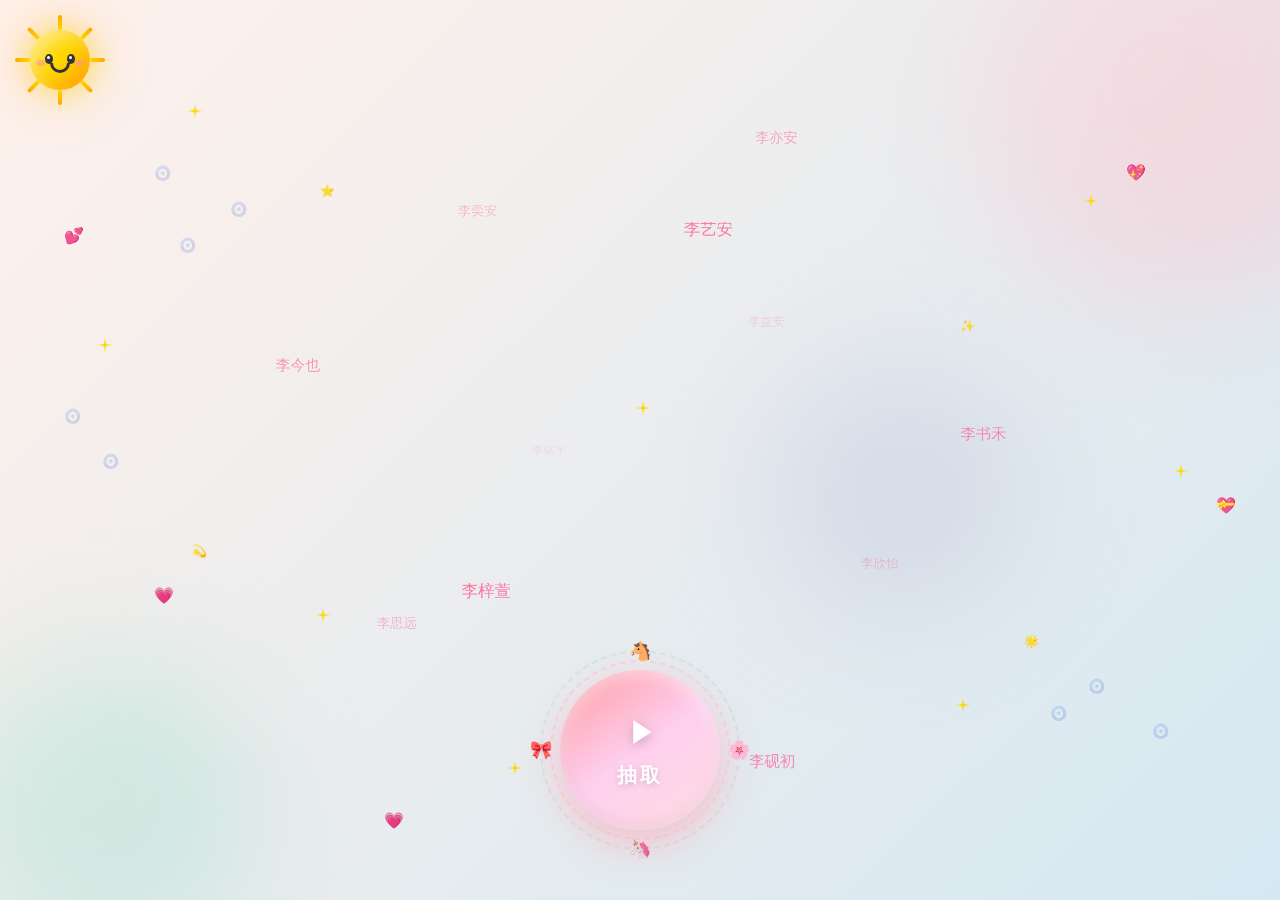
<file: index.html>
<!DOCTYPE html>
<html>
<head>
    <meta charset="UTF-8">
    <meta name="viewport" content="width=device-width, initial-scale=1.0, maximum-scale=1.0, minimum-scale=1.0, user-scalable=0"/>
    <title>取名</title>
    <link rel="stylesheet" type="text/css" href="css/reset.css">
    <link rel="stylesheet" type="text/css" href="css/wall.css">
    <style type="text/css">
        * {
            margin: 0;
            padding: 0;
            box-sizing: border-box;
        }
        
        body, html {
            width: 100%;
            height: 100%;
            font-family: "PingFang SC", "Hiragino Sans GB", "Microsoft YaHei", sans-serif;
            overflow: hidden;
        }
        
        body {
            background: linear-gradient(135deg, #FFF1EB 0%, #ACE0F9 100%);
            background-size: 200% 200%;
            animation: gradientShift 8s ease infinite;
        }
        
        @keyframes gradientShift {
            0%, 100% { background-position: 0% 50%; }
            50% { background-position: 100% 50%; }
        }
        
        .bg-decoration {
            position: fixed;
            top: 0;
            left: 0;
            width: 100%;
            height: 100%;
            pointer-events: none;
            z-index: 0;
            overflow: hidden;
        }
        
        .bg-circle {
            position: absolute;
            border-radius: 50%;
            opacity: 0.4;
            filter: blur(60px);
        }
        
        .bg-circle-1 {
            width: 400px;
            height: 400px;
            background: linear-gradient(135deg, #FFD1DC, #FFB6C1);
            top: -100px;
            right: -100px;
            animation: circleFloat 12s ease-in-out infinite;
        }
        
        .bg-circle-2 {
            width: 300px;
            height: 300px;
            background: linear-gradient(135deg, #B5EAD7, #98D8C8);
            bottom: -50px;
            left: -50px;
            animation: circleFloat 15s ease-in-out infinite reverse;
        }
        
        .bg-circle-3 {
            width: 250px;
            height: 250px;
            background: linear-gradient(135deg, #C7CEEA, #B8B8D1);
            top: 40%;
            left: 60%;
            animation: circleFloat 10s ease-in-out infinite 2s;
        }
        
        @keyframes circleFloat {
            0%, 100% { transform: translate(0, 0) scale(1); }
            25% { transform: translate(30px, -20px) scale(1.05); }
            50% { transform: translate(-20px, 30px) scale(0.95); }
            75% { transform: translate(-30px, -10px) scale(1.02); }
        }
        
        .clouds-container {
            position: fixed;
            top: 0;
            left: 0;
            width: 100%;
            height: 100%;
            pointer-events: none;
            z-index: 1;
            overflow: hidden;
        }
        
        .cloud {
            position: absolute;
            background: rgba(255, 255, 255, 0.9);
            border-radius: 50%;
            filter: blur(2px);
            box-shadow: 0 8px 32px rgba(255, 255, 255, 0.5);
        }
        
        .cloud::before, .cloud::after {
            content: '';
            position: absolute;
            background: inherit;
            border-radius: 50%;
        }
        
        .cloud-1 {
            width: 120px;
            height: 50px;
            top: 8%;
            left: -150px;
            animation: cloudFloat 30s linear infinite;
        }
        .cloud-1::before {
            width: 60px;
            height: 60px;
            top: -30px;
            left: 20px;
        }
        .cloud-1::after {
            width: 70px;
            height: 70px;
            top: -40px;
            left: 50px;
        }
        
        .cloud-2 {
            width: 100px;
            height: 40px;
            top: 20%;
            left: -120px;
            animation: cloudFloat 35s linear infinite 8s;
        }
        .cloud-2::before {
            width: 50px;
            height: 50px;
            top: -25px;
            left: 15px;
        }
        .cloud-2::after {
            width: 55px;
            height: 55px;
            top: -30px;
            left: 40px;
        }
        
        .cloud-3 {
            width: 140px;
            height: 55px;
            top: 55%;
            left: -170px;
            animation: cloudFloat 40s linear infinite 15s;
        }
        .cloud-3::before {
            width: 70px;
            height: 70px;
            top: -35px;
            left: 25px;
        }
        .cloud-3::after {
            width: 80px;
            height: 80px;
            top: -45px;
            left: 60px;
        }
        
        @keyframes cloudFloat {
            0% { transform: translateX(0); }
            100% { transform: translateX(calc(100vw + 250px)); }
        }
        
        .bubbles-container {
            position: fixed;
            top: 0;
            left: 0;
            width: 100%;
            height: 100%;
            pointer-events: none;
            z-index: 2;
            overflow: hidden;
        }
        
        .balloon {
            position: absolute;
            bottom: -100px;
        }
        
        .balloon-body {
            width: 40px;
            height: 50px;
            border-radius: 50% 50% 50% 50% / 60% 60% 40% 40%;
            position: relative;
            box-shadow: inset -8px -8px 20px rgba(0, 0, 0, 0.15),
                        inset 8px 8px 20px rgba(255, 255, 255, 0.4);
        }
        
        .balloon-body::before {
            content: '';
            position: absolute;
            width: 12px;
            height: 8px;
            background: inherit;
            border-radius: 50%;
            bottom: -4px;
            left: 50%;
            transform: translateX(-50%);
            filter: brightness(0.85);
        }
        
        .balloon-body::after {
            content: '';
            position: absolute;
            width: 15px;
            height: 20px;
            background: linear-gradient(135deg, rgba(255, 255, 255, 0.6), transparent);
            border-radius: 50%;
            top: 8px;
            left: 8px;
        }
        
        .balloon-string {
            position: absolute;
            width: 2px;
            height: 40px;
            background: linear-gradient(to bottom, #999, #ccc);
            bottom: -44px;
            left: 50%;
            transform: translateX(-50%);
            border-radius: 1px;
        }
        
        .balloon-string::before {
            content: '';
            position: absolute;
            width: 8px;
            height: 8px;
            border: 2px solid #aaa;
            border-radius: 50%;
            bottom: -10px;
            left: 50%;
            transform: translateX(-50%);
        }
        
        .balloon-1 {
            left: 8%;
            animation: balloonRise 14s ease-in-out infinite;
        }
        .balloon-1 .balloon-body {
            background: linear-gradient(135deg, #FF6B6B, #FF8E8E);
            animation: balloonWobble 3s ease-in-out infinite;
        }
        
        .balloon-2 {
            left: 22%;
            animation: balloonRise 16s ease-in-out infinite 2s;
        }
        .balloon-2 .balloon-body {
            width: 45px;
            height: 55px;
            background: linear-gradient(135deg, #4ECDC4, #6EE7DF);
            animation: balloonWobble 3.5s ease-in-out infinite 0.5s;
        }
        
        .balloon-3 {
            left: 40%;
            animation: balloonRise 12s ease-in-out infinite 4s;
        }
        .balloon-3 .balloon-body {
            width: 35px;
            height: 45px;
            background: linear-gradient(135deg, #A78BFA, #C4B5FD);
            animation: balloonWobble 2.8s ease-in-out infinite 1s;
        }
        
        .balloon-4 {
            left: 58%;
            animation: balloonRise 15s ease-in-out infinite 1s;
        }
        .balloon-4 .balloon-body {
            width: 42px;
            height: 52px;
            background: linear-gradient(135deg, #FBBF24, #FCD34D);
            animation: balloonWobble 3.2s ease-in-out infinite 1.5s;
        }
        
        .balloon-5 {
            left: 75%;
            animation: balloonRise 17s ease-in-out infinite 3s;
        }
        .balloon-5 .balloon-body {
            width: 38px;
            height: 48px;
            background: linear-gradient(135deg, #60A5FA, #93C5FD);
            animation: balloonWobble 3.3s ease-in-out infinite 2s;
        }
        
        .balloon-6 {
            left: 88%;
            animation: balloonRise 13s ease-in-out infinite 5s;
        }
        .balloon-6 .balloon-body {
            width: 44px;
            height: 54px;
            background: linear-gradient(135deg, #F472B6, #F9A8D4);
            animation: balloonWobble 2.9s ease-in-out infinite 0.8s;
        }
        
        @keyframes balloonRise {
            0% {
                transform: translateY(0) translateX(0);
                opacity: 0;
            }
            5% {
                opacity: 0.9;
            }
            25% {
                transform: translateY(-25vh) translateX(15px);
            }
            50% {
                transform: translateY(-50vh) translateX(-10px);
            }
            75% {
                transform: translateY(-75vh) translateX(20px);
            }
            95% {
                opacity: 0.8;
            }
            100% {
                transform: translateY(-110vh) translateX(0);
                opacity: 0;
            }
        }
        
        @keyframes balloonWobble {
            0%, 100% { 
                transform: rotate(-5deg); 
            }
            50% { 
                transform: rotate(5deg); 
            }
        }
        
        .sparkles-container {
            position: fixed;
            top: 0;
            left: 0;
            width: 100%;
            height: 100%;
            pointer-events: none;
            z-index: 3;
        }
        
        .sparkle {
            position: absolute;
            width: 6px;
            height: 6px;
            background: radial-gradient(circle, #FFD700 0%, transparent 70%);
            border-radius: 50%;
            animation: sparkleAnim 2s ease-in-out infinite;
        }
        
        .sparkle::before, .sparkle::after {
            content: '';
            position: absolute;
            background: #FFD700;
            border-radius: 50%;
        }
        
        .sparkle::before {
            width: 2px;
            height: 16px;
            left: 2px;
            top: -5px;
            background: linear-gradient(to bottom, transparent, #FFD700, transparent);
        }
        
        .sparkle::after {
            width: 16px;
            height: 2px;
            left: -5px;
            top: 2px;
            background: linear-gradient(to right, transparent, #FFD700, transparent);
        }
        
        .sparkle-1 { top: 12%; left: 15%; animation-delay: 0s; }
        .sparkle-2 { top: 22%; left: 85%; animation-delay: 0.4s; }
        .sparkle-3 { top: 38%; left: 8%; animation-delay: 0.8s; }
        .sparkle-4 { top: 52%; left: 92%; animation-delay: 1.2s; }
        .sparkle-5 { top: 68%; left: 25%; animation-delay: 0.2s; }
        .sparkle-6 { top: 78%; left: 75%; animation-delay: 0.6s; }
        .sparkle-7 { top: 45%; left: 50%; animation-delay: 1s; }
        .sparkle-8 { top: 85%; left: 40%; animation-delay: 1.4s; }
        
        @keyframes sparkleAnim {
            0%, 100% { 
                opacity: 0.2; 
                transform: scale(0.6) rotate(0deg); 
            }
            50% { 
                opacity: 1; 
                transform: scale(1.3) rotate(180deg); 
            }
        }
        
        .hearts-container {
            position: fixed;
            top: 0;
            left: 0;
            width: 100%;
            height: 100%;
            pointer-events: none;
            z-index: 4;
        }
        
        .floating-heart {
            position: absolute;
            font-size: 16px;
            animation: heartFloat 5s ease-in-out infinite;
        }
        
        .heart-1 { left: 5%; top: 25%; animation-delay: 0s; }
        .heart-2 { left: 12%; top: 65%; animation-delay: 1s; }
        .heart-3 { left: 88%; top: 18%; animation-delay: 2s; }
        .heart-4 { left: 95%; top: 55%; animation-delay: 0.5s; }
        .heart-5 { left: 50%; top: 82%; animation-delay: 1.5s; }
        .heart-6 { left: 30%; top: 90%; animation-delay: 2.5s; }
        
        @keyframes heartFloat {
            0%, 100% { 
                transform: translateY(0) rotate(-8deg) scale(1); 
                opacity: 0.4; 
            }
            50% { 
                transform: translateY(-20px) rotate(8deg) scale(1.15); 
                opacity: 0.8; 
            }
        }
        
        .ponies-container {
            position: fixed;
            top: 0;
            left: 0;
            width: 100%;
            height: 100%;
            pointer-events: none;
            z-index: 5;
            overflow: hidden;
        }
        
        .pony {
            position: absolute;
            font-size: 28px;
            animation: ponyRun 20s linear infinite;
        }
        
        .pony-1 {
            bottom: 15%;
            left: -60px;
            animation-delay: 0s;
        }
        
        .pony-2 {
            bottom: 25%;
            left: -60px;
            animation-delay: 8s;
            font-size: 24px;
        }
        
        .pony-3 {
            bottom: 8%;
            left: -60px;
            animation-delay: 15s;
            font-size: 22px;
        }
        
        @keyframes ponyRun {
            0% {
                transform: translateX(0) scaleX(1);
                opacity: 0.9;
            }
            5% {
                opacity: 1;
            }
            95% {
                opacity: 1;
            }
            100% {
                transform: translateX(calc(100vw + 100px)) scaleX(1);
                opacity: 0.9;
            }
        }
        
        .pony-bounce {
            animation: ponyRun 18s linear infinite, ponyBounce 0.4s ease-in-out infinite;
        }
        
        @keyframes ponyBounce {
            0%, 100% { transform: translateX(0) translateY(0); }
            50% { transform: translateX(0) translateY(-8px); }
        }
        
        .flying-pony {
            position: absolute;
            font-size: 22px;
            animation: flyingPony 12s ease-in-out infinite;
        }
        
        .flying-pony-1 {
            top: 35%;
            left: -50px;
            animation-delay: 0s;
        }
        
        .flying-pony-2 {
            top: 50%;
            left: -50px;
            animation-delay: 6s;
        }
        
        @keyframes flyingPony {
            0% {
                transform: translateX(0) translateY(0) rotate(-5deg);
                opacity: 0.7;
            }
            25% {
                transform: translateX(25vw) translateY(-30px) rotate(5deg);
                opacity: 1;
            }
            50% {
                transform: translateX(50vw) translateY(0) rotate(-5deg);
                opacity: 0.8;
            }
            75% {
                transform: translateX(75vw) translateY(-25px) rotate(5deg);
                opacity: 1;
            }
            100% {
                transform: translateX(calc(100vw + 60px)) translateY(0) rotate(-5deg);
                opacity: 0.7;
            }
        }
        
        .hoofprints-container {
            position: fixed;
            top: 0;
            left: 0;
            width: 100%;
            height: 100%;
            pointer-events: none;
            z-index: 6;
        }
        
        .hoofprint {
            position: absolute;
            font-size: 14px;
            opacity: 0.15;
            animation: hoofprintPulse 4s ease-in-out infinite;
        }
        
        .hoofprint-1 { top: 18%; left: 12%; animation-delay: 0s; }
        .hoofprint-2 { top: 22%; left: 18%; animation-delay: 0.3s; }
        .hoofprint-3 { top: 26%; left: 14%; animation-delay: 0.6s; }
        .hoofprint-4 { top: 75%; left: 85%; animation-delay: 0.2s; }
        .hoofprint-5 { top: 80%; left: 90%; animation-delay: 0.5s; }
        .hoofprint-6 { top: 78%; left: 82%; animation-delay: 0.8s; }
        .hoofprint-7 { top: 45%; left: 5%; animation-delay: 0.4s; }
        .hoofprint-8 { top: 50%; left: 8%; animation-delay: 0.7s; }
        
        @keyframes hoofprintPulse {
            0%, 100% { opacity: 0.1; transform: scale(1); }
            50% { opacity: 0.25; transform: scale(1.1); }
        }
        
        .pony-stars-container {
            position: fixed;
            top: 0;
            left: 0;
            width: 100%;
            height: 100%;
            pointer-events: none;
            z-index: 7;
        }
        
        .pony-star {
            position: absolute;
            font-size: 12px;
            animation: ponyStarFloat 3s ease-in-out infinite;
        }
        
        .pony-star-1 { top: 20%; left: 25%; animation-delay: 0s; }
        .pony-star-2 { top: 35%; left: 75%; animation-delay: 0.5s; }
        .pony-star-3 { top: 60%; left: 15%; animation-delay: 1s; }
        .pony-star-4 { top: 70%; left: 80%; animation-delay: 1.5s; }
        
        @keyframes ponyStarFloat {
            0%, 100% { 
                transform: translateY(0) rotate(0deg) scale(1); 
                opacity: 0.5; 
            }
            50% { 
                transform: translateY(-15px) rotate(180deg) scale(1.3); 
                opacity: 1; 
            }
        }
        
        .rainbow {
            position: fixed;
            top: 5%;
            left: 50%;
            transform: translateX(-50%);
            width: 90%;
            height: 45%;
            background: linear-gradient(
                180deg,
                rgba(255, 0, 0, 0.15) 0%,
                rgba(255, 127, 0, 0.15) 14%,
                rgba(255, 255, 0, 0.15) 28%,
                rgba(0, 255, 0, 0.15) 42%,
                rgba(0, 127, 255, 0.15) 56%,
                rgba(0, 0, 255, 0.15) 70%,
                rgba(139, 0, 255, 0.15) 84%,
                rgba(255, 0, 255, 0.15) 100%
            );
            border-radius: 50% 50% 0 0;
            pointer-events: none;
            z-index: 0;
            opacity: 0;
            filter: blur(2px);
            transition: opacity 0.8s ease;
        }
        
        .rainbow.show {
            opacity: 0.8;
            animation: rainbowGlow 4s ease-in-out infinite;
        }
        
        .rainbow::before {
            content: '';
            position: absolute;
            top: 0;
            left: 0;
            right: 0;
            bottom: 0;
            background: inherit;
            border-radius: inherit;
            filter: blur(8px);
            opacity: 0.5;
        }
        
        .rainbow::after {
            content: '';
            position: absolute;
            top: 8%;
            left: 5%;
            right: 5%;
            bottom: 0;
            background: linear-gradient(
                180deg,
                rgba(255, 182, 193, 0.3) 0%,
                rgba(255, 218, 185, 0.3) 14%,
                rgba(255, 255, 186, 0.3) 28%,
                rgba(186, 255, 201, 0.3) 42%,
                rgba(186, 225, 255, 0.3) 56%,
                rgba(200, 200, 255, 0.3) 70%,
                rgba(221, 186, 255, 0.3) 84%,
                rgba(255, 186, 230, 0.3) 100%
            );
            border-radius: inherit;
        }
        
        @keyframes rainbowGlow {
            0%, 100% { 
                opacity: 0.7; 
                transform: translateX(-50%) scale(1);
                filter: blur(2px);
            }
            50% { 
                opacity: 0.9; 
                transform: translateX(-50%) scale(1.02);
                filter: blur(3px);
            }
        }
        
        .rainbow-sparkle {
            position: absolute;
            width: 4px;
            height: 4px;
            background: white;
            border-radius: 50%;
            animation: rainbowSparkle 2s ease-in-out infinite;
        }
        
        .rainbow-sparkle:nth-child(1) { top: 20%; left: 15%; animation-delay: 0s; }
        .rainbow-sparkle:nth-child(2) { top: 25%; left: 25%; animation-delay: 0.3s; }
        .rainbow-sparkle:nth-child(3) { top: 15%; left: 35%; animation-delay: 0.6s; }
        .rainbow-sparkle:nth-child(4) { top: 30%; left: 45%; animation-delay: 0.9s; }
        .rainbow-sparkle:nth-child(5) { top: 18%; left: 55%; animation-delay: 0.2s; }
        .rainbow-sparkle:nth-child(6) { top: 22%; left: 65%; animation-delay: 0.5s; }
        .rainbow-sparkle:nth-child(7) { top: 28%; left: 75%; animation-delay: 0.8s; }
        .rainbow-sparkle:nth-child(8) { top: 16%; left: 85%; animation-delay: 1.1s; }
        
        @keyframes rainbowSparkle {
            0%, 100% { 
                opacity: 0.3; 
                transform: scale(1);
                box-shadow: 0 0 4px white;
            }
            50% { 
                opacity: 1; 
                transform: scale(1.5);
                box-shadow: 0 0 12px white, 0 0 20px rgba(255, 255, 255, 0.5);
            }
        }
        
        .cartoon-sun {
            position: fixed;
            top: 20px;
            left: 20px;
            width: 80px;
            height: 80px;
            z-index: 8;
            pointer-events: none;
        }
        
        .sun-body {
            position: absolute;
            width: 60px;
            height: 60px;
            background: linear-gradient(135deg, #FFE066 0%, #FFD700 50%, #FFA500 100%);
            border-radius: 50%;
            top: 50%;
            left: 50%;
            transform: translate(-50%, -50%);
            box-shadow: 
                0 0 30px rgba(255, 215, 0, 0.6),
                0 0 60px rgba(255, 165, 0, 0.4),
                inset -5px -5px 15px rgba(255, 140, 0, 0.3),
                inset 5px 5px 15px rgba(255, 255, 200, 0.5);
            animation: sunPulse 3s ease-in-out infinite;
        }
        
        .sun-face {
            position: absolute;
            width: 100%;
            height: 100%;
            top: 0;
            left: 0;
        }
        
        .sun-eye {
            position: absolute;
            width: 8px;
            height: 10px;
            background: #333;
            border-radius: 50%;
            top: 40%;
            animation: sunBlink 4s ease-in-out infinite;
        }
        
        .sun-eye.left {
            left: 25%;
        }
        
        .sun-eye.right {
            right: 25%;
        }
        
        .sun-eye::after {
            content: '';
            position: absolute;
            width: 3px;
            height: 3px;
            background: white;
            border-radius: 50%;
            top: 2px;
            left: 2px;
        }
        
        @keyframes sunBlink {
            0%, 45%, 55%, 100% { 
                transform: scaleY(1);
            }
            50% { 
                transform: scaleY(0.1);
            }
        }
        
        .sun-mouth {
            position: absolute;
            width: 20px;
            height: 10px;
            border: 3px solid #333;
            border-top: none;
            border-radius: 0 0 20px 20px;
            top: 55%;
            left: 50%;
            transform: translateX(-50%);
            animation: sunSmile 2s ease-in-out infinite;
        }
        
        @keyframes sunSmile {
            0%, 100% { 
                width: 20px;
            }
            50% { 
                width: 24px;
            }
        }
        
        .sun-cheek {
            position: absolute;
            width: 10px;
            height: 6px;
            background: rgba(255, 150, 150, 0.6);
            border-radius: 50%;
            top: 50%;
        }
        
        .sun-cheek.left {
            left: 10%;
        }
        
        .sun-cheek.right {
            right: 10%;
        }
        
        .sun-rays {
            position: absolute;
            width: 100%;
            height: 100%;
            top: 0;
            left: 0;
            animation: sunRaysRotate 20s linear infinite;
        }
        
        .sun-ray {
            position: absolute;
            width: 4px;
            height: 15px;
            background: linear-gradient(to top, #FFD700, #FFA500);
            border-radius: 2px;
            top: -5px;
            left: 50%;
            transform-origin: center 45px;
        }
        
        .sun-ray:nth-child(1) { transform: translateX(-50%) rotate(0deg); }
        .sun-ray:nth-child(2) { transform: translateX(-50%) rotate(45deg); }
        .sun-ray:nth-child(3) { transform: translateX(-50%) rotate(90deg); }
        .sun-ray:nth-child(4) { transform: translateX(-50%) rotate(135deg); }
        .sun-ray:nth-child(5) { transform: translateX(-50%) rotate(180deg); }
        .sun-ray:nth-child(6) { transform: translateX(-50%) rotate(225deg); }
        .sun-ray:nth-child(7) { transform: translateX(-50%) rotate(270deg); }
        .sun-ray:nth-child(8) { transform: translateX(-50%) rotate(315deg); }
        
        @keyframes sunRaysRotate {
            0% { transform: rotate(0deg); }
            100% { transform: rotate(360deg); }
        }
        
        @keyframes sunPulse {
            0%, 100% { 
                transform: translate(-50%, -50%) scale(1);
                box-shadow: 
                    0 0 30px rgba(255, 215, 0, 0.6),
                    0 0 60px rgba(255, 165, 0, 0.4),
                    inset -5px -5px 15px rgba(255, 140, 0, 0.3),
                    inset 5px 5px 15px rgba(255, 255, 200, 0.5);
            }
            50% { 
                transform: translate(-50%, -50%) scale(1.05);
                box-shadow: 
                    0 0 40px rgba(255, 215, 0, 0.8),
                    0 0 80px rgba(255, 165, 0, 0.5),
                    inset -5px -5px 15px rgba(255, 140, 0, 0.3),
                    inset 5px 5px 15px rgba(255, 255, 200, 0.5);
            }
        }
        
        #main {
            position: relative;
            z-index: 10;
            width: 100%;
            height: 100%;
            transition: all 1s;
        }
        
        #main.mask {
            filter: blur(4px);
            opacity: 0.6;
        }
        
        .result {
            position: absolute;
            width: 100%;
            left: 0;
            top: 35%;
            transform: translateY(-50%);
            text-align: center;
            padding: 20px;
            display: none;
            z-index: 100;
        }
        
        .result-name {
            font-size: 56px;
            font-weight: bold;
            color: #FF6B9D;
            text-shadow: 
                3px 3px 0 #FFE4EC,
                6px 6px 0 rgba(255, 107, 157, 0.25);
            margin-bottom: 30px;
            letter-spacing: 8px;
            animation: nameAppear 0.8s cubic-bezier(0.68, -0.55, 0.265, 1.55);
        }
        
        @keyframes nameAppear {
            0% { 
                transform: scale(0) rotate(-10deg); 
                opacity: 0; 
            }
            50% { 
                transform: scale(1.2) rotate(5deg); 
            }
            70% { 
                transform: scale(0.9) rotate(-3deg); 
            }
            100% { 
                transform: scale(1) rotate(0deg); 
                opacity: 1; 
            }
        }
        
        .result-desc {
            position: relative;
            font-size: 17px;
            color: #555;
            background: linear-gradient(145deg, rgba(255, 255, 255, 0.98), rgba(255, 250, 250, 0.95));
            padding: 24px 32px;
            border-radius: 30px;
            display: inline-block;
            max-width: 85%;
            line-height: 2;
            box-shadow: 
                0 15px 50px rgba(255, 182, 193, 0.35),
                0 8px 25px rgba(0, 0, 0, 0.06),
                inset 0 2px 10px rgba(255, 255, 255, 0.8);
            border: 3px solid rgba(255, 182, 193, 0.5);
            animation: descAppear 0.6s ease-out 0.3s both;
        }
        
        .result-desc::before {
            content: '🦄';
            position: absolute;
            top: -40px;
            left: 0px;
            font-size: 48px;
            animation: emojiBounce 1.5s ease-in-out infinite;
        }
        
        .result-desc::after {
            content: '🐴';
            position: absolute;
            bottom: -15px;
            right: 25px;
            font-size: 24px;
            animation: emojiBounce 1.5s ease-in-out infinite 0.5s;
        }
        
        @keyframes descAppear {
            0% { 
                transform: translateY(30px) scale(0.9); 
                opacity: 0; 
            }
            100% { 
                transform: translateY(0) scale(1); 
                opacity: 1; 
            }
        }
        
        @keyframes emojiBounce {
            0%, 100% { transform: rotate(-10deg) scale(1); }
            50% { transform: rotate(10deg) scale(1.2); }
        }
        
        .tools {
            position: absolute;
            bottom: 70px;
            left: 50%;
            transform: translateX(-50%);
            text-align: center;
            z-index: 100;
        }
        
        .toggle-btn-wrapper {
            position: relative;
            display: inline-block;
        }
        
        .tools .toggle-btn {
            position: relative;
            font-size: 22px;
            padding: 0;
            width: 160px;
            height: 160px;
            border-radius: 50%;
            font-weight: bold;
            border: none;
            color: white;
            text-shadow: 0 2px 6px rgba(0, 0, 0, 0.15);
            letter-spacing: 3px;
            display: flex;
            flex-direction: column;
            align-items: center;
            justify-content: center;
            gap: 10px;
            cursor: pointer;
            transition: all 0.4s cubic-bezier(0.68, -0.55, 0.265, 1.55);
            animation: btnPulse 3s ease-in-out infinite;
        }
        
        .tools .toggle-btn.button-secondary {
            background: linear-gradient(145deg, #FF9A9E, #FECFEF, #FFDDE1);
            box-shadow: 
                0 15px 40px rgba(255, 154, 158, 0.45),
                0 8px 25px rgba(254, 207, 239, 0.35),
                inset 0 -5px 15px rgba(0, 0, 0, 0.06),
                inset 0 5px 15px rgba(255, 255, 255, 0.5);
        }
        
        .tools .toggle-btn.button-success {
            background: linear-gradient(145deg, #98D8C8, #B5EAD7, #A8E6CF);
            box-shadow: 
                0 15px 40px rgba(152, 216, 200, 0.45),
                0 8px 25px rgba(181, 234, 215, 0.35),
                inset 0 -5px 15px rgba(0, 0, 0, 0.06),
                inset 0 5px 15px rgba(255, 255, 255, 0.5);
        }
        
        @keyframes btnPulse {
            0%, 100% { 
                transform: scale(1); 
            }
            50% { 
                transform: scale(1.03); 
            }
        }
        
        .tools .toggle-btn:hover {
            transform: scale(1.1);
            animation: none;
        }
        
        .tools .toggle-btn.button-secondary:hover {
            box-shadow: 
                0 20px 50px rgba(255, 154, 158, 0.55),
                0 12px 35px rgba(254, 207, 239, 0.45),
                inset 0 -5px 15px rgba(0, 0, 0, 0.06),
                inset 0 5px 15px rgba(255, 255, 255, 0.5);
        }
        
        .tools .toggle-btn.button-success:hover {
            box-shadow: 
                0 20px 50px rgba(152, 216, 200, 0.55),
                0 12px 35px rgba(181, 234, 215, 0.45),
                inset 0 -5px 15px rgba(0, 0, 0, 0.06),
                inset 0 5px 15px rgba(255, 255, 255, 0.5);
        }
        
        .tools .toggle-btn:active {
            transform: scale(0.95);
            transition: transform 0.1s;
        }
        
        .tools .toggle-btn .btn-icon {
            width: 40px;
            height: 40px;
            filter: drop-shadow(0 3px 6px rgba(0, 0, 0, 0.2));
            transition: transform 0.3s ease;
        }
        
        .tools .toggle-btn:hover .btn-icon {
            transform: scale(1.1);
        }
        
        .tools .toggle-btn .btn-text {
            font-size: 20px;
            font-weight: 600;
        }
        
        .btn-decorations {
            position: absolute;
            top: 50%;
            left: 50%;
            transform: translate(-50%, -50%);
            width: 220px;
            height: 220px;
            pointer-events: none;
        }
        
        .btn-decoration {
            position: absolute;
            font-size: 18px;
            animation: decorOrbit 4s ease-in-out infinite;
        }
        
        .btn-decoration:nth-child(1) {
            top: 0;
            left: 50%;
            transform: translateX(-50%);
            animation-delay: 0s;
        }
        
        .btn-decoration:nth-child(2) {
            top: 50%;
            right: 0;
            transform: translateY(-50%);
            animation-delay: 1s;
        }
        
        .btn-decoration:nth-child(3) {
            bottom: 0;
            left: 50%;
            transform: translateX(-50%);
            animation-delay: 2s;
        }
        
        .btn-decoration:nth-child(4) {
            top: 50%;
            left: 0;
            transform: translateY(-50%);
            animation-delay: 3s;
        }
        
        @keyframes decorOrbit {
            0%, 100% { 
                transform: translateY(0) scale(1) rotate(0deg); 
                opacity: 0.6; 
            }
            25% { 
                transform: translateY(-15px) scale(1.3) rotate(90deg); 
                opacity: 1; 
            }
            50% { 
                transform: translateY(0) scale(1) rotate(180deg); 
                opacity: 0.6; 
            }
            75% { 
                transform: translateY(15px) scale(1.3) rotate(270deg); 
                opacity: 1; 
            }
        }
        
        .btn-decoration:nth-child(1) { animation-name: decorOrbit1; }
        .btn-decoration:nth-child(2) { animation-name: decorOrbit2; }
        .btn-decoration:nth-child(3) { animation-name: decorOrbit3; }
        .btn-decoration:nth-child(4) { animation-name: decorOrbit4; }
        
        @keyframes decorOrbit1 {
            0%, 100% { transform: translateX(-50%) translateY(0) scale(1); opacity: 0.6; }
            50% { transform: translateX(-50%) translateY(-20px) scale(1.4); opacity: 1; }
        }
        
        @keyframes decorOrbit2 {
            0%, 100% { transform: translateY(-50%) translateX(0) scale(1); opacity: 0.6; }
            50% { transform: translateY(-50%) translateX(20px) scale(1.4); opacity: 1; }
        }
        
        @keyframes decorOrbit3 {
            0%, 100% { transform: translateX(-50%) translateY(0) scale(1); opacity: 0.6; }
            50% { transform: translateX(-50%) translateY(20px) scale(1.4); opacity: 1; }
        }
        
        @keyframes decorOrbit4 {
            0%, 100% { transform: translateY(-50%) translateX(0) scale(1); opacity: 0.6; }
            50% { transform: translateY(-50%) translateX(-20px) scale(1.4); opacity: 1; }
        }
        
        .btn-ring {
            position: absolute;
            top: 50%;
            left: 50%;
            transform: translate(-50%, -50%);
            width: 180px;
            height: 180px;
            border-radius: 50%;
            border: 2px dashed rgba(255, 182, 193, 0.4);
            animation: ringRotate 8s linear infinite;
            pointer-events: none;
        }
        
        .btn-ring:nth-child(2) {
            width: 200px;
            height: 200px;
            border-color: rgba(152, 216, 200, 0.3);
            animation-duration: 12s;
            animation-direction: reverse;
        }
        
        @keyframes ringRotate {
            0% { transform: translate(-50%, -50%) rotate(0deg); }
            100% { transform: translate(-50%, -50%) rotate(360deg); }
        }
        
        @media (max-width: 480px) {
            .result-name {
                font-size: 42px;
                letter-spacing: 5px;
            }
            
            .result-desc {
                font-size: 15px;
                padding: 18px 22px;
                max-width: 90%;
                border-radius: 25px;
            }
            
            .tools .toggle-btn {
                width: 140px;
                height: 140px;
                font-size: 18px;
            }
            
            .tools .toggle-btn .btn-icon {
                width: 35px;
                height: 35px;
            }
            
            .tools .toggle-btn .btn-text {
                font-size: 17px;
            }
            
            .btn-decorations {
                width: 190px;
                height: 190px;
            }
            
            .btn-decoration {
                font-size: 15px;
            }
            
            .btn-ring {
                width: 160px;
                height: 160px;
            }
            
            .btn-ring:nth-child(2) {
                width: 180px;
                height: 180px;
            }
            
            .cloud-1, .cloud-2, .cloud-3 {
                transform: scale(0.6);
            }
            
            .sparkle::before {
                height: 12px;
            }
            
            .sparkle::after {
                width: 12px;
            }
            
            .bg-circle-1 {
                width: 250px;
                height: 250px;
            }
            
            .bg-circle-2 {
                width: 200px;
                height: 200px;
            }
            
            .bg-circle-3 {
                width: 150px;
                height: 150px;
            }
            
            .pony {
                font-size: 22px;
            }
            
            .flying-pony {
                font-size: 18px;
            }
            
            .hoofprint {
                font-size: 12px;
            }
            
            .pony-star {
                font-size: 10px;
            }
            
            .balloon-body {
                width: 30px;
                height: 40px;
            }
            
            .balloon-string {
                height: 30px;
            }
        }
    </style>
</head>
<body>
    <div class="bg-decoration">
        <div class="bg-circle bg-circle-1"></div>
        <div class="bg-circle bg-circle-2"></div>
        <div class="bg-circle bg-circle-3"></div>
    </div>
    
    <div class="cartoon-sun">
        <div class="sun-rays">
            <div class="sun-ray"></div>
            <div class="sun-ray"></div>
            <div class="sun-ray"></div>
            <div class="sun-ray"></div>
            <div class="sun-ray"></div>
            <div class="sun-ray"></div>
            <div class="sun-ray"></div>
            <div class="sun-ray"></div>
        </div>
        <div class="sun-body">
            <div class="sun-face">
                <div class="sun-eye left"></div>
                <div class="sun-eye right"></div>
                <div class="sun-cheek left"></div>
                <div class="sun-cheek right"></div>
                <div class="sun-mouth"></div>
            </div>
        </div>
    </div>
    
    <div class="rainbow">
        <div class="rainbow-sparkle"></div>
        <div class="rainbow-sparkle"></div>
        <div class="rainbow-sparkle"></div>
        <div class="rainbow-sparkle"></div>
        <div class="rainbow-sparkle"></div>
        <div class="rainbow-sparkle"></div>
        <div class="rainbow-sparkle"></div>
        <div class="rainbow-sparkle"></div>
    </div>
    
    <div class="clouds-container">
        <div class="cloud cloud-1"></div>
        <div class="cloud cloud-2"></div>
        <div class="cloud cloud-3"></div>
    </div>
    
    <div class="bubbles-container">
        <div class="balloon balloon-1">
            <div class="balloon-body"></div>
            <div class="balloon-string"></div>
        </div>
        <div class="balloon balloon-2">
            <div class="balloon-body"></div>
            <div class="balloon-string"></div>
        </div>
        <div class="balloon balloon-3">
            <div class="balloon-body"></div>
            <div class="balloon-string"></div>
        </div>
        <div class="balloon balloon-4">
            <div class="balloon-body"></div>
            <div class="balloon-string"></div>
        </div>
        <div class="balloon balloon-5">
            <div class="balloon-body"></div>
            <div class="balloon-string"></div>
        </div>
        <div class="balloon balloon-6">
            <div class="balloon-body"></div>
            <div class="balloon-string"></div>
        </div>
    </div>
    
    <div class="sparkles-container">
        <div class="sparkle sparkle-1"></div>
        <div class="sparkle sparkle-2"></div>
        <div class="sparkle sparkle-3"></div>
        <div class="sparkle sparkle-4"></div>
        <div class="sparkle sparkle-5"></div>
        <div class="sparkle sparkle-6"></div>
        <div class="sparkle sparkle-7"></div>
        <div class="sparkle sparkle-8"></div>
    </div>
    
    <div class="hearts-container">
        <div class="floating-heart heart-1">💕</div>
        <div class="floating-heart heart-2">💗</div>
        <div class="floating-heart heart-3">💖</div>
        <div class="floating-heart heart-4">💝</div>
        <div class="floating-heart heart-5">💕</div>
        <div class="floating-heart heart-6">💗</div>
    </div>
    
    <div class="ponies-container">
        <div class="pony pony-1">🐴</div>
        <div class="pony pony-2">🦄</div>
        <div class="pony pony-3">🐎</div>
        <div class="flying-pony flying-pony-1">🦄</div>
        <div class="flying-pony flying-pony-2">🐴</div>
    </div>
    
    <div class="hoofprints-container">
        <div class="hoofprint hoofprint-1">🧿</div>
        <div class="hoofprint hoofprint-2">🧿</div>
        <div class="hoofprint hoofprint-3">🧿</div>
        <div class="hoofprint hoofprint-4">🧿</div>
        <div class="hoofprint hoofprint-5">🧿</div>
        <div class="hoofprint hoofprint-6">🧿</div>
        <div class="hoofprint hoofprint-7">🧿</div>
        <div class="hoofprint hoofprint-8">🧿</div>
    </div>
    
    <div class="pony-stars-container">
        <div class="pony-star pony-star-1">⭐</div>
        <div class="pony-star pony-star-2">✨</div>
        <div class="pony-star pony-star-3">💫</div>
        <div class="pony-star pony-star-4">🌟</div>
    </div>

    <div id="main" class="wall"></div>
    <div id="result" class="result"></div>
    
    <div id="tools" class="tools">
        <div class="toggle-btn-wrapper">
            <div class="btn-ring"></div>
            <div class="btn-ring"></div>
            <div class="btn-decorations">
                <span class="btn-decoration">🐴</span>
                <span class="btn-decoration">🌸</span>
                <span class="btn-decoration">🦄</span>
                <span class="btn-decoration">🎀</span>
            </div>
            <button
               class="pure-button toggle-btn"
               @click="toggle"
               :class="{'button-secondary': !running, 'button-success': running}">
               <svg v-if="!running" class="btn-icon" viewBox="0 0 24 24" fill="currentColor">
                 <path d="M8 5v14l11-7z"/>
               </svg>
               <svg v-else class="btn-icon" viewBox="0 0 24 24" fill="currentColor">
                 <path d="M6 19h4V5H6v14zm8-14v14h4V5h-4z"/>
               </svg>
               <span class="btn-text">{{running?'停止':'抽取'}}</span>
            </button>
        </div>
    </div>

    <script type="text/javascript" src="js/zepto.js"></script>
    <script type="text/javascript" src="js/vue.js"></script>
    <script type="text/javascript" src="js/tagcanvas.js"></script>
    <script type="text/javascript" src="js/member.js"></script>
    <script type="text/javascript">
        (function(){
            var speed = function(){
                return [0.1 * Math.random() + 0.01, -(0.1 * Math.random() + 0.01)];
            };
            var createHTML = function(){
                var html = [ '<ul>' ];
                member.forEach(function(item, index){
                    item.index = index;
                    html.push('<li><a href="#" style="color: #FF6B9D;">' + item.name + '</a></li>');
                });
                html.push('</ul>');
                return html.join('');
            };
            var lottery = function(){
                var list = canvas.getElementsByTagName('a');
                var color = '#FFD700';
                var ret = member
                    .map(function(m){
                        return Object.assign({
                          score: Math.random()
                        }, m);
                    })
                    .sort(function(a, b){
                        return a.score - b.score;
                    })
                    .slice(0, 1)
                    .map(function(m){
                      list[m.index].style.color = color;
                      return '<div class="result-name">' + m.name + '</div><div class="result-desc">寓意: ' + m.description + '</div>'; 
                    });
                return ret;
            };
            var canvas = document.createElement('canvas');
            canvas.id = 'myCanvas';
            canvas.width = document.body.offsetWidth;
            canvas.height = document.body.offsetHeight;
            document.getElementById('main').appendChild(canvas);
            new Vue({
                el: '#tools',
                data: {
                    running: false
                },
                mounted () {
                    canvas.innerHTML = createHTML();
                    TagCanvas.Start('myCanvas', '', {
                        textColour: null,
                        initial: speed(),
                        dragControl: 1,
                        textHeight: 14
                    });
                },
                methods: {
                    toggle: function(){
                        if(this.running){
                            TagCanvas.SetSpeed('myCanvas', speed());
                            var ret = lottery();
                            $('#result').css('display', 'block').html(ret.join(''));
                            $('.rainbow').addClass('show');
                            TagCanvas.Reload('myCanvas');
                            setTimeout(function(){
                                $('#main').addClass('mask');
                            }, 300);
                        } else {
                            $('#result').css('display', 'none');
                            $('.rainbow').removeClass('show');
                            $('#main').removeClass('mask');
                            TagCanvas.SetSpeed('myCanvas', [5, 1]);
                        }
                        this.running = !this.running;
                    }
                }
            });
        })();
    </script>
</body>
</html>
</file>
<file: css/wall.css>
html, body {width: 100%; height: 100%;}
.wall {width: 100%; height: 100%;
    overflow: hidden;
    background-color: transparent;
    background-size: 100% 100% ;
    background-position: center center;
    background-repeat: no-repeat;}
.photos-wall {width:100%; height:100%;}
.messages {width: 30%;  float: left;  position: relative; top: 52px; left: 0}


/*照片墙*/
.wall .photos {width: 75%; height: 50%; float: left; position: relative; top: 270px; left: 100px; padding-left: 130px;}
.wall .photo-title {
    position: absolute;
    top: -280px; left: 50%;
    background: url(../img/title.png) no-repeat 0 0;
    background-size: 100% auto;
    width: 800px; height: 350px;
    margin-left: -350px;
}
/*
.wall .photo-title{position: absolute; top:-137px ;left:50%; background: url(../img/title.png) no-repeat 0 0;
    background-size:380px 107px; width:380px; height: 107px; margin-left:-190px;}*/
.wall .photo-content{width:100%;height: 100%; margin:0 auto; position: relative;}
.wall .photo {position: absolute;}
.wall .photo .photo-inner{position: relative; width:100%;height: 100%;}
.wall .photo .photo-inner .img-wrap{position: absolute; top:0; left:0;}
.wall .photo .photo-inner .old{z-index: 10; opacity: 1; -webkit-transform-origin: center center;  /*-webkit-transition:all 2s linear;*/}
.wall .photo .photo-inner .new{z-index: 11; opacity: 0; -webkit-transform-origin: center center; /*-webkit-transition:all 2s linear;*/}
.wall .photo .photo-inner .show{-webkit-animation: show_photo 2s ease-in-out;}
.wall .photo .photo-inner .hide{-webkit-animation: hide_photo 2s ease-in-out;}
@-webkit-keyframes show_photo{
    0% {opacity:0;-webkit-transform:scale(0, 0);}
    100% { opacity:1;-webkit-transform:scale(1, 1);}
}
@-webkit-keyframes hide_photo{
    0% {opacity:1;}
    100% { opacity:0;}
}
/*.wall .photo .photo-inner .old{z-index: 10; opacity: 1; -webkit-transition:all 2s linear;}*/
/*.wall .photo .photo-inner .new{z-index: 11; opacity: 0; -webkit-transition:all 2s linear;}*/
/*.wall .photo .photo-inner .show{opacity: 1;}*/
/*.wall .photo .photo-inner .hide{opacity: 0;}*/

.wall .photo img {
    width: 100%; height: 100%;
    box-shadow: 0 5px 8px rgba(0, 0, 0, 0.8);
}

.wall .pos-0 {top:10px; left:0;width:65px; height:65px;}
.wall .pos-1 {top:30px; left:70px;width:70px; height:70px;}
.wall .pos-2 {top:0; left:145px;width:100px;height:100px;}
.wall .pos-3 {top:30px; left:250px;width:70px; height:70px;}
.wall .pos-4 {top:55px; left:325px;width:100px;height:100px;}
.wall .pos-5 {top:70px; left:430px;width:85px;height:85px;}
.wall .pos-6{top:15px; left:520px;width:65px;height:65px;}
.wall .pos-7{top:-15px; left:595px;width:80px;height:80px;}

.wall .pos-8{top:105px; left:40px;width:80px;height:80px;}
.wall .pos-9{top:105px; left:125px;width:80px;height:80px;}
.wall .pos-10{top:105px; left:210px;width:110px;height:110px;}
.wall .pos-11{top:160px; left:325px;width:85px;height:85px;}
.wall .pos-12{top:160px; left:415px;width:80px;height:80px;}
.wall .pos-13{top:160px; left:500px;width:100px;height:100px;}
.wall .pos-14{top:85px; left:520px;width:70px;height:70px;}

.wall .pos-15{top:265px; left:-55px;width:80px;height:80px;}

.wall .pos-16{top:190px; left:30px;width:70px;height:70px;}
.wall .pos-17{top:190px; left:105px;width:100px;height:100px;}

.wall .pos-18{top:220px; left:210px;width:110px;height:110px;}

.wall .pos-19{top:250px; left:325px;width:85px;height:85px;}
.wall .pos-20{top:245px; left:415px;width:75px;height:75px;}
.wall .pos-21{top:265px; left:500px;width:85px;height:85px;}
.wall .pos-22{top:70px; left:595px;width:85px;height:85px;}
.wall .pos-23{top:160px; left:605px;width:75px;height:75px;}
.wall .pos-24{top:240px; left:605px;width:65px;height:65px;}
.wall .pos-25{top:310px; left:650px;width:60px;height:60px;}
.wall .pos-26{top:265px; left:37px;width:65px;height:65px;}
.wall .pos-27{
    top: 15px;
left: 685px;
width: 65px;
height: 65px;}
.wall .pos-28{top: -67px;
left: 685px;
width: 75px;
height: 75px;}



.wall .pos-29{top: 103px;
left: -44px;
width: 75px;
height: 75px;}
.wall .pos-30{top: -45px;
left: -81px;
width: 75px;
height: 75px;}

.wall .pos-31 {
top: 295px;
left: 105px;
width: 60px;
height: 60px;
}

.wall .pos-32 {
top: 240px;
left: 675px;
width: 65px;
height: 65px;
}

.wall .messages {width: 25%;  float: right; position: relative; top: 77px; left: 0;}
/*.wall .messages {width: 25%;float: right;position: relative;top: 80px;left: 0;}*/
/*.wall .message {  margin: 25px 35px 25px 10px;}*/
.wall .message {margin: 25px 35px 25px 50px;}
.wall .message span {line-height: 25px;color: #000000;font-size: 18px;display: inline-block;padding: 5px;margin: 0;}

.wall .message{height: auto;overflow: hidden;opacity: 1;}
.wall .message.newMsg {-webkit-animation: change_height .7s linear;}
    @-webkit-keyframes change_height{
        0% {opacity:0;height: 0;}
        100% { opacity:1;height:32px;}
    }

.wall .message .message-inner{position: relative; float:right; display: inline-block; background: #ffffff; border: 1px solid #ffffff; border-radius: 4px;margin-right: 20px;}

.wall .message .message-inner:before {content: '';width: 0;height: 0;border-width: 5px 11px 0px 11px;position: absolute;border-style: solid;border-color: transparent transparent transparent #ffffff;right: -19px;bottom: -1px;}
  
#qrcode{width:105px;height:105px;position: absolute;top:20px;left:20px;}
#qrcode img{width:100%;}
#qrcode {background: white; padding: 5px;}

.logo{color:#D13C3F;font-family: "Microsoft YaHei"; font-weight: bold; font-size: 13px; position: absolute;left:20px; bottom:20px;}
</file>
